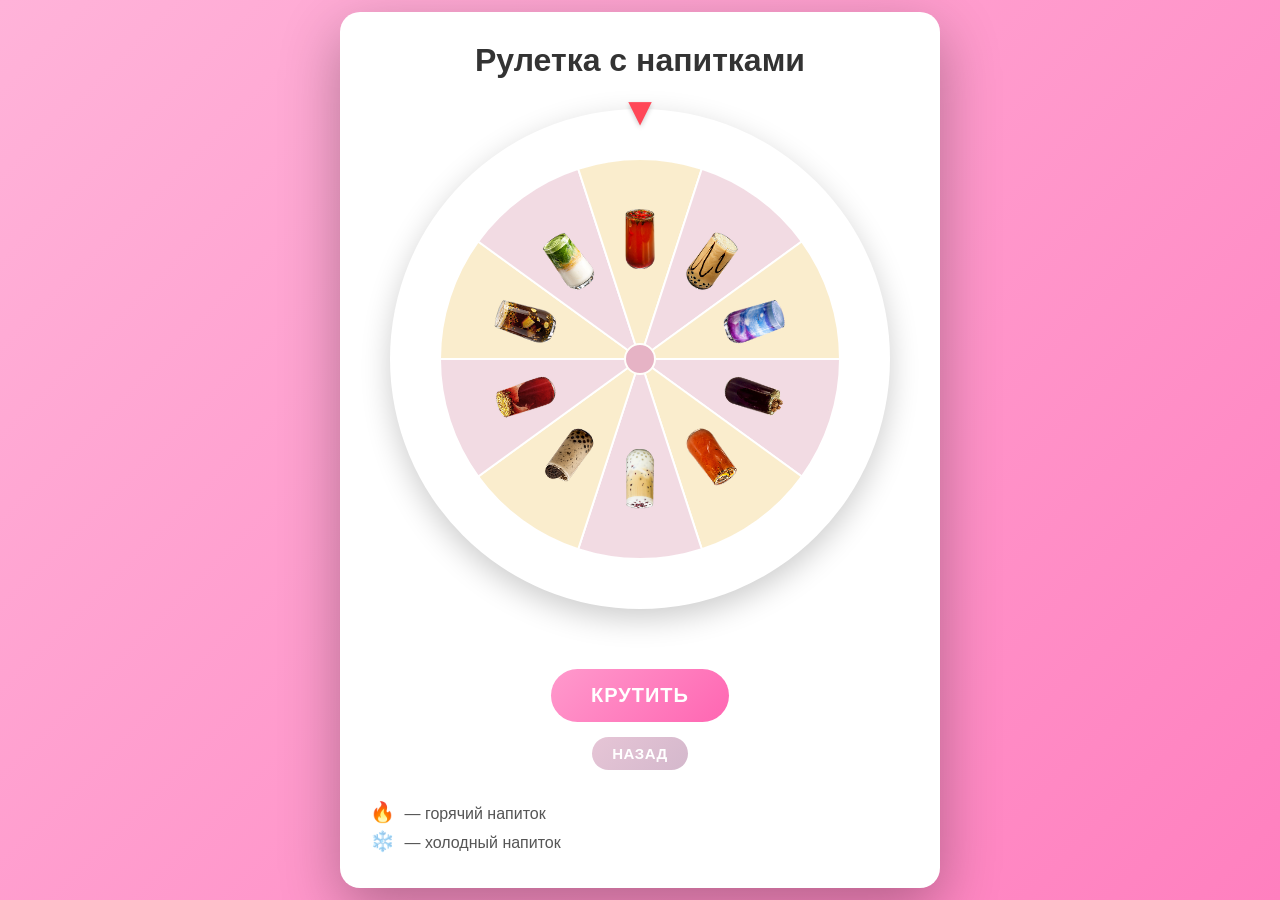
<file: wheel_napitki/index.html>
<!DOCTYPE html>
<html lang="ru">
<head>
    <meta charset="UTF-8">
    <meta name="viewport" content="width=device-width, initial-scale=1.0">
    <title>Рулетка с напитками</title>
    <link rel="stylesheet" href="style.css">
</head>
<body>
    <div class="container">
        <h1>Рулетка с напитками</h1>
        
        <div class="wheel-container">
            <canvas id="wheel" width="500" height="500"></canvas>
            <div class="pointer">▼</div>
        </div>
        
        <div class="buttons-container">
    <button id="spinBtn" class="spin-btn">КРУТИТЬ</button>
    <button id="backBtn" class="back-btn">НАЗАД</button>
</div>

        
    
        <div class="footer-info">
            <div class="legend">
                <div class="legend-item"><span class="fire">🔥</span> — горячий напиток</div>
                <div class="legend-item"><span class="ice">❄️</span> — холодный напиток</div>
            </div>
            <div id="result" class="result"></div>
        </div>
    </div>

    <!-- Telegram WebApp -->
    <script src="https://telegram.org/js/telegram-web-app.js"></script>
    <script src="script.js"></script>
</body>
</html>
</file>
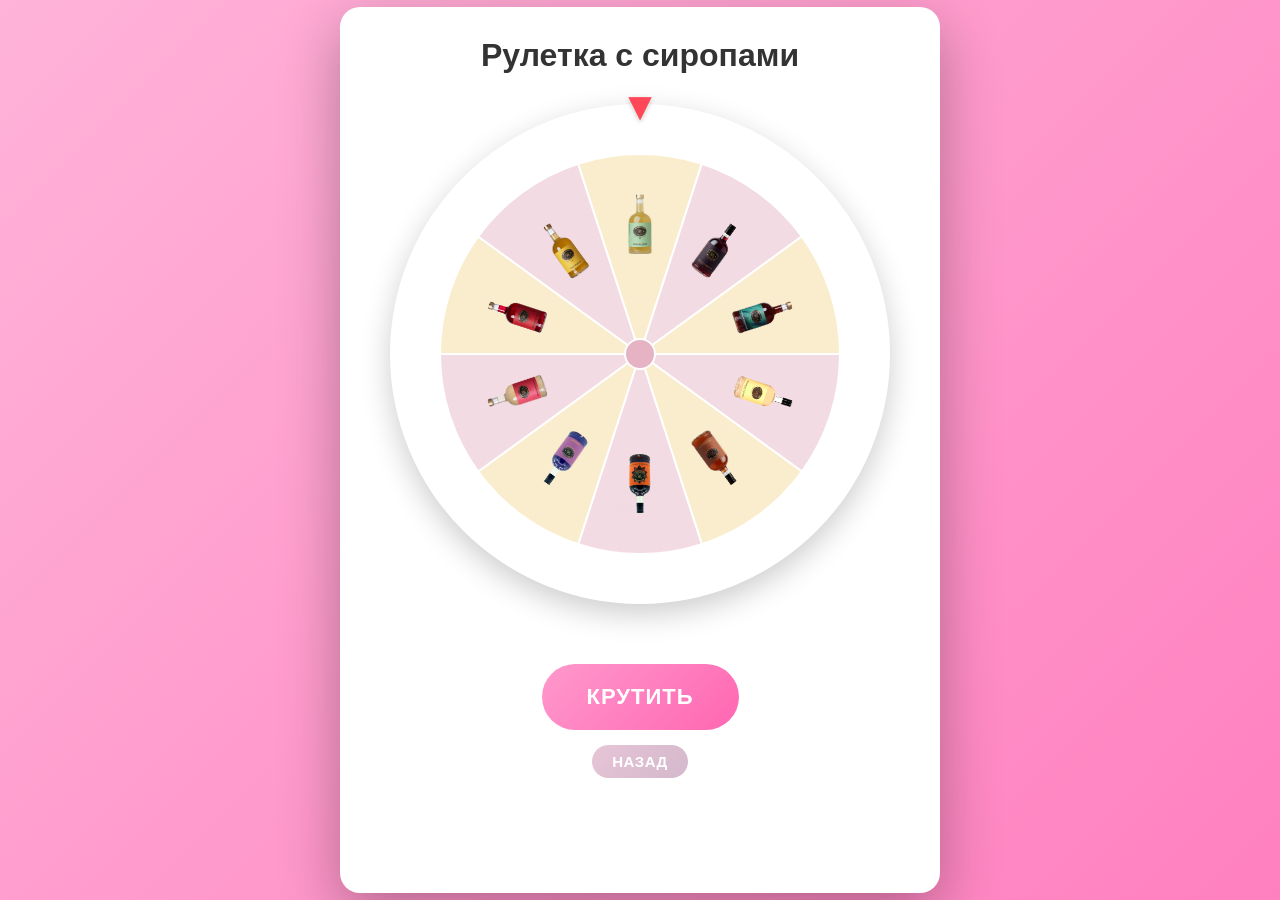
<file: wheel_syrups/index.html>
<!DOCTYPE html>
<html lang="ru">
<head>
    <meta charset="UTF-8">
    <meta name="viewport" content="width=device-width, initial-scale=1.0, user-scalable=no">
    <title>Рулетка с сиропами</title>
    <link rel="stylesheet" href="style.css">
</head>
<body>
    <div class="container">
        <h1>Рулетка с сиропами</h1>

        
        <div class="wheel-container">
            <canvas id="wheel" width="500" height="500"></canvas>
            <div class="pointer">▼</div>
        </div>
        
        <div class="buttons-container">
    <button id="spinBtn" class="spin-btn">КРУТИТЬ</button>
    <button id="backBtn" class="back-btn">НАЗАД</button>
</div>
        
        <div id="result" class="result"></div>
    </div>

    <script src="https://telegram.org/js/telegram-web-app.js"></script>
    <script src="script.js"></script>
</body>
</html>
</file>
<file: wheel_napitki/style.css>
* {
    margin: 0;
    padding: 0;
    box-sizing: border-box;
}

body {
    font-family: 'Arial', sans-serif;
    background: linear-gradient(135deg, #ffb3d9 0%, #ff80bf 100%);
    min-height: 100vh;
    display: flex;
    justify-content: center;
    align-items: center;
}

.container {
    background: white;
    padding: 30px;
    border-radius: 20px;
    box-shadow: 0 20px 60px rgba(0,0,0,0.3);
    text-align: center;
    max-width: 600px;
    width: 90%;
}

h1 {
    color: #333;
    margin-bottom: 30px;
    font-size: 2em;
}

.wheel-container {
    position: relative;
    width: 500px;
    height: 500px;
    margin: 0 auto 30px;
}

#wheel {
    width: 100%;
    height: 100%;
    border-radius: 50%;
    box-shadow: 0 10px 30px rgba(0,0,0,0.2);
}

.pointer {
    position: absolute;
    top: -20px;
    left: 50%;
    transform: translateX(-50%);
    font-size: 40px;
    color: #ff4757;
    text-shadow: 0 2px 5px rgba(0,0,0,0.2);
    z-index: 10;
}

.spin-btn {
    background: linear-gradient(135deg, #ff99cc 1%, #ff66b2 100%);
    color: white;
    border: none;
    padding: 15px 40px;
    font-size: 20px;
    border-radius: 50px;
    cursor: pointer;
    transition: all 0.3s ease;
    margin-top: 30px;
    margin-bottom: 10px;
    font-weight: bold;
    letter-spacing: 1px;
}

.spin-btn:hover {
    transform: scale(1.05);
    box-shadow: 0 5px 20px rgba(255, 102, 178, 0.5);
}

.spin-btn:disabled {
    opacity: 0.5;
    cursor: not-allowed;
}

.footer-info {
    display: flex;
    justify-content: space-between;
    align-items: center;
    width: 100%;
    margin-top: 10px;
}

.legend {
    text-align: left;
    font-size: 16px;
    color: #555;
}

.legend-item {
    margin: 5px 0;
}

.fire {
    font-size: 20px;
    margin-right: 5px;
}

.ice {
    font-size: 20px;
    margin-right: 5px;
}

.result {
    font-size: 20px;
    color: #333;
    font-weight: bold;
    text-align: right;
    max-width: 250px;
}

@media (max-width: 600px) {
    .container {
        padding: 15px;
    }
    
    .wheel-container {
        width: 300px;
        height: 300px;
    }
    
    h1 {
        font-size: 1.5em;
    }
    
    .spin-btn {
        padding: 12px 30px;
        font-size: 18px;
    }
    
    .footer-info {
        flex-direction: column;
        gap: 10px;
    }
    
    .legend {
        text-align: center;
    }
    
    .result {
        text-align: center;
    }
}


/* Кнопка "Назад" */
.back-btn {
    background: linear-gradient(135deg, #e6c5d6 0%, #d4b8cc 100%);
    color: white;
    border: none;
    padding: 8px 20px;
    font-size: 15px;
    border-radius: 40px;
    cursor: pointer;
    transition: all 0.3s ease;
    margin-top: 0px;
    margin-bottom: 5px;
    font-weight: bold;
    letter-spacing: 0.5px;
    width: auto;
    display: inline-block;
}

.back-btn:hover {
    transform: scale(1.02);
    box-shadow: 0 3px 10px rgba(0,0,0,0.1);
}

.back-btn:active {
    transform: scale(0.98);
}

.buttons-container {
    display: flex;
    flex-direction: column;
    align-items: center;
    gap: 5px;
    margin: 20px 0;
}
</file>
<file: wheel_syrups/style.css>
* {
    margin: 0;
    padding: 0;
    box-sizing: border-box;
}

body {
    font-family: 'Arial', sans-serif;
    background: linear-gradient(135deg, #ffb3d9 0%, #ff80bf 100%);
    min-height: 100vh;
    display: flex;
    justify-content: center;
    align-items: center;
}

.container {
    background: white;
    padding: 30px;
    border-radius: 20px;
    box-shadow: 0 20px 60px rgba(0,0,0,0.3);
    text-align: center;
    max-width: 600px;
    width: 90%;
}

h1 {
    color: #333;
    margin-bottom: 30px;
    font-size: 2em;
}

.wheel-container {
    position: relative;
    width: 500px;
    height: 500px;
    margin: 0 auto 30px;
    display: flex;
    justify-content: center;
    align-items: center;
}

#wheel {
    width: 500px;
    height: 500px;
    border-radius: 50%;
    box-shadow: 0 10px 30px rgba(0,0,0,0.2);
    display: block;
}

.pointer {
    position: absolute;
    top: -20px;
    left: 50%;
    transform: translateX(-50%);
    font-size: 40px;
    color: #ff4757;
    text-shadow: 0 2px 5px rgba(0,0,0,0.2);
    z-index: 10;
}

.spin-btn {
    background: linear-gradient(135deg, #ff99cc 0%, #ff66b2 100%);
    color: white;
    border: none;
    padding: 20px 45px;
    font-size: 22px;
    border-radius: 50px;
    cursor: pointer;
    transition: all 0.3s ease;
    margin-top: 30px;
    margin-bottom: 10px;
    font-weight: bold;
    letter-spacing: 1px;
}

.spin-btn:hover {
    transform: scale(1.05);
    box-shadow: 0 5px 20px rgba(255, 102, 178, 0.5);
}

.spin-btn:disabled {
    opacity: 0.5;
    cursor: not-allowed;
}

.result {
    font-size: 20px;
    color: #333;
    font-weight: bold;
    text-align: center;
    width: 100%;
    min-height: 60px;
    padding: 10px;
}

/* Стиль для центрирования надписи "Крутится..." */
.result.spinning {
    text-align: center;
}

@media (max-width: 600px) {
    .container {
        padding: 15px;
    }
    
    .wheel-container {
        width: 300px;
        height: 300px;
        margin: 0 auto 20px;
    }
    
    #wheel {
        width: 300px;
        height: 300px;
    }
    
    h1 {
        font-size: 1.5em;
    }
    
    .spin-btn {
        padding: 12px 30px;
        font-size: 18px;
    }
    
    .result {
        font-size: 18px;
        min-height: 50px;
    }
}


/* Кнопка "Назад" */
.back-btn {
    background: linear-gradient(135deg, #e6c5d6 0%, #d4b8cc 100%);
    color: white;
    border: none;
    padding: 8px 20px;
    font-size: 15px;
    border-radius: 40px;
    cursor: pointer;
    transition: all 0.3s ease;
    margin-top: 0px;
    margin-bottom: 5px;
    font-weight: bold;
    letter-spacing: 0.5px;
    width: auto;
    display: inline-block;
}

.back-btn:hover {
    transform: scale(1.02);
    box-shadow: 0 3px 10px rgba(0,0,0,0.1);
}

.back-btn:active {
    transform: scale(0.98);
}

.buttons-container {
    display: flex;
    flex-direction: column;
    align-items: center;
    gap: 5px;
    margin: 20px 0;
}
</file>
